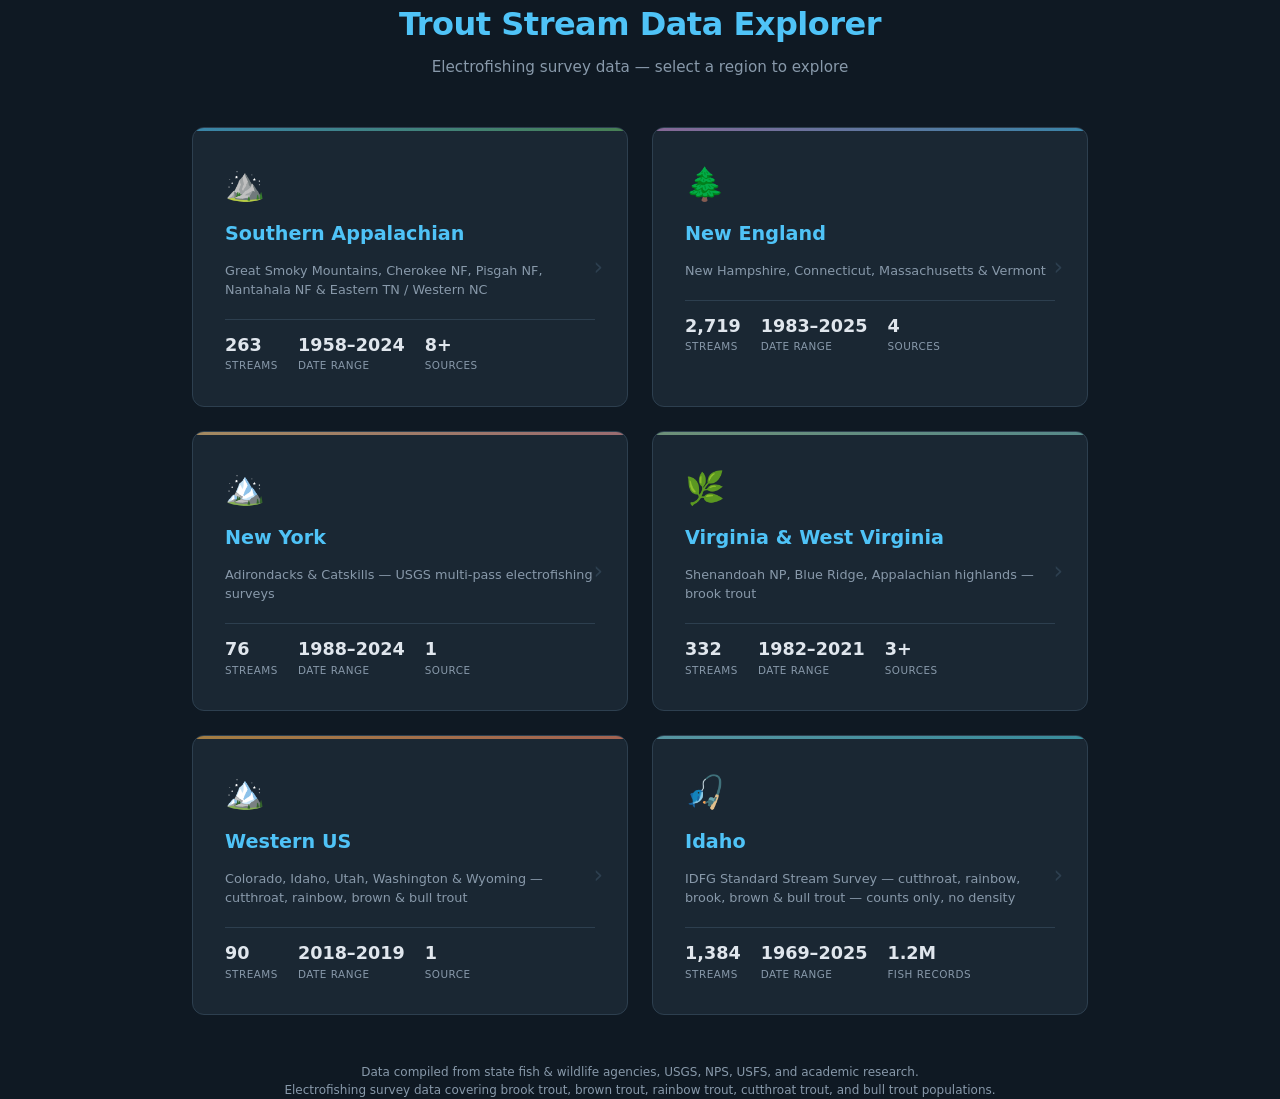
<file: index.html>
<!DOCTYPE html>
<html lang="en">
<head>
    <meta charset="UTF-8">
    <meta name="viewport" content="width=device-width, initial-scale=1.0">
    <title>Trout Stream Data Explorer</title>
    <link rel="stylesheet" href="style.css" />
    <style>
        .portal-body {
            min-height: 100vh;
            display: flex;
            flex-direction: column;
            align-items: center;
            justify-content: center;
            background: var(--bg);
        }

        .portal-header {
            text-align: center;
            margin-bottom: 3rem;
        }

        .portal-header h1 {
            font-size: 2rem;
            font-weight: 700;
            color: var(--accent);
            letter-spacing: -0.5px;
            margin-bottom: 0.5rem;
        }

        .portal-header p {
            color: var(--text-dim);
            font-size: 0.95rem;
        }

        .region-grid {
            display: grid;
            grid-template-columns: 1fr 1fr;
            gap: 1.5rem;
            max-width: 960px;
            width: 100%;
            padding: 0 2rem;
        }

        .region-card {
            background: var(--bg-card);
            border: 1px solid var(--border);
            border-radius: 12px;
            padding: 2rem;
            text-decoration: none;
            color: var(--text);
            transition: all 0.2s;
            display: flex;
            flex-direction: column;
            gap: 0.75rem;
            position: relative;
            overflow: hidden;
        }

        .region-card::before {
            content: '';
            position: absolute;
            top: 0; left: 0; right: 0;
            height: 3px;
            transition: opacity 0.2s;
            opacity: 0.6;
        }

        .region-card.sa::before {
            background: linear-gradient(90deg, #4fc3f7, #66bb6a);
        }

        .region-card.ne::before {
            background: linear-gradient(90deg, #ce93d8, #4fc3f7);
        }

        .region-card.ny::before {
            background: linear-gradient(90deg, #ffcc80, #ef9a9a);
        }

        .region-card.va::before {
            background: linear-gradient(90deg, #a5d6a7, #80cbc4);
        }

        .region-card.west::before {
            background: linear-gradient(90deg, #ffb74d, #ff8a65);
        }

        .region-card.idaho::before {
            background: linear-gradient(90deg, #80deea, #4dd0e1);
        }

        .region-card:hover {
            border-color: var(--accent);
            transform: translateY(-2px);
            box-shadow: 0 8px 24px rgba(0,0,0,0.3);
        }

        .region-card:hover::before {
            opacity: 1;
        }

        .region-card .region-icon {
            font-size: 2rem;
        }

        .region-card h2 {
            font-size: 1.2rem;
            font-weight: 700;
            color: var(--accent);
        }

        .region-card .region-sub {
            font-size: 0.8rem;
            color: var(--text-dim);
            line-height: 1.5;
        }

        .region-card .region-stats {
            display: flex;
            gap: 1.25rem;
            margin-top: 0.5rem;
            padding-top: 0.75rem;
            border-top: 1px solid var(--border);
        }

        .region-stat {
            display: flex;
            flex-direction: column;
        }

        .region-stat .val {
            font-size: 1.1rem;
            font-weight: 700;
            color: var(--text);
        }

        .region-stat .lbl {
            font-size: 0.65rem;
            color: var(--text-dim);
            text-transform: uppercase;
            letter-spacing: 0.5px;
        }

        .region-card .arrow {
            position: absolute;
            right: 1.5rem;
            top: 50%;
            transform: translateY(-50%);
            color: var(--border);
            font-size: 1.5rem;
            transition: all 0.2s;
        }

        .region-card:hover .arrow {
            color: var(--accent);
            right: 1.25rem;
        }

        .region-card.coming-soon {
            opacity: 0.6;
            cursor: not-allowed;
            pointer-events: none;
        }

        .coming-soon-badge {
            display: inline-block;
            font-size: 0.6rem;
            background: rgba(255, 167, 38, 0.15);
            color: var(--orange);
            padding: 0.15rem 0.5rem;
            border-radius: 4px;
            text-transform: uppercase;
            letter-spacing: 1px;
            font-weight: 700;
            vertical-align: middle;
            margin-left: 0.5rem;
        }

        .portal-footer {
            margin-top: 3rem;
            color: var(--text-dim);
            font-size: 0.75rem;
            text-align: center;
        }

        @media (max-width: 600px) {
            .region-grid { grid-template-columns: 1fr; }
            .portal-header h1 { font-size: 1.4rem; }
        }
    </style>
</head>
<body class="portal-body">
    <div class="portal-header">
        <h1>Trout Stream Data Explorer</h1>
        <p>Electrofishing survey data — select a region to explore</p>
    </div>

    <div class="region-grid">
        <a href="southern_appalachian.html" class="region-card sa">
            <div class="region-icon">⛰️</div>
            <h2>Southern Appalachian</h2>
            <p class="region-sub">Great Smoky Mountains, Cherokee NF, Pisgah NF, Nantahala NF &amp; Eastern TN / Western NC</p>
            <div class="region-stats">
                <div class="region-stat">
                    <span class="val" id="sa-streams">263</span>
                    <span class="lbl">Streams</span>
                </div>
                <div class="region-stat">
                    <span class="val">1958–2024</span>
                    <span class="lbl">Date Range</span>
                </div>
                <div class="region-stat">
                    <span class="val">8+</span>
                    <span class="lbl">Sources</span>
                </div>
            </div>
            <span class="arrow">›</span>
        </a>

        <a href="new_england.html" class="region-card ne">
            <div class="region-icon">🌲</div>
            <h2>New England</h2>
            <p class="region-sub">New Hampshire, Connecticut, Massachusetts &amp; Vermont</p>
            <div class="region-stats">
                <div class="region-stat">
                    <span class="val">2,719</span>
                    <span class="lbl">Streams</span>
                </div>
                <div class="region-stat">
                    <span class="val">1983–2025</span>
                    <span class="lbl">Date Range</span>
                </div>
                <div class="region-stat">
                    <span class="val">4</span>
                    <span class="lbl">Sources</span>
                </div>
            </div>
            <span class="arrow">›</span>
        </a>

        <a href="new_york.html" class="region-card ny">
            <div class="region-icon">🏔️</div>
            <h2>New York</h2>
            <p class="region-sub">Adirondacks &amp; Catskills — USGS multi-pass electrofishing surveys</p>
            <div class="region-stats">
                <div class="region-stat">
                    <span class="val">76</span>
                    <span class="lbl">Streams</span>
                </div>
                <div class="region-stat">
                    <span class="val">1988–2024</span>
                    <span class="lbl">Date Range</span>
                </div>
                <div class="region-stat">
                    <span class="val">1</span>
                    <span class="lbl">Source</span>
                </div>
            </div>
            <span class="arrow">›</span>
        </a>

        <a href="virginia_wv.html" class="region-card va">
            <div class="region-icon">🌿</div>
            <h2>Virginia &amp; West Virginia</h2>
            <p class="region-sub">Shenandoah NP, Blue Ridge, Appalachian highlands — brook trout</p>
            <div class="region-stats">
                <div class="region-stat">
                    <span class="val">332</span>
                    <span class="lbl">Streams</span>
                </div>
                <div class="region-stat">
                    <span class="val">1982–2021</span>
                    <span class="lbl">Date Range</span>
                </div>
                <div class="region-stat">
                    <span class="val">3+</span>
                    <span class="lbl">Sources</span>
                </div>
            </div>
            <span class="arrow">›</span>
        </a>
        <a href="western_us.html" class="region-card west">
            <div class="region-icon">🏔️</div>
            <h2>Western US</h2>
            <p class="region-sub">Colorado, Idaho, Utah, Washington &amp; Wyoming — cutthroat, rainbow, brown &amp; bull trout</p>
            <div class="region-stats">
                <div class="region-stat">
                    <span class="val">90</span>
                    <span class="lbl">Streams</span>
                </div>
                <div class="region-stat">
                    <span class="val">2018–2019</span>
                    <span class="lbl">Date Range</span>
                </div>
                <div class="region-stat">
                    <span class="val">1</span>
                    <span class="lbl">Source</span>
                </div>
            </div>
            <span class="arrow">›</span>
        </a>

        <a href="idaho.html" class="region-card idaho">
            <div class="region-icon">🎣</div>
            <h2>Idaho</h2>
            <p class="region-sub">IDFG Standard Stream Survey — cutthroat, rainbow, brook, brown &amp; bull trout — counts only, no density</p>
            <div class="region-stats">
                <div class="region-stat">
                    <span class="val">1,384</span>
                    <span class="lbl">Streams</span>
                </div>
                <div class="region-stat">
                    <span class="val">1969–2025</span>
                    <span class="lbl">Date Range</span>
                </div>
                <div class="region-stat">
                    <span class="val">1.2M</span>
                    <span class="lbl">Fish Records</span>
                </div>
            </div>
            <span class="arrow">›</span>
        </a>
    </div>

    <p class="portal-footer">Data compiled from state fish &amp; wildlife agencies, USGS, NPS, USFS, and academic research.<br>Electrofishing survey data covering brook trout, brown trout, rainbow trout, cutthroat trout, and bull trout populations.</p>
</body>
</html>
</file>
<file: style.css>
:root {
    --bg: #0f1923;
    --bg-card: #1a2733;
    --bg-hover: #243342;
    --border: #2d3f4f;
    --text: #e0e6ed;
    --text-dim: #8899aa;
    --accent: #4fc3f7;
    --accent-hover: #81d4fa;
    --green: #66bb6a;
    --orange: #ffa726;
    --red: #ef5350;
    --gold: #ffd54f;
    --radius: 8px;
}

* { margin: 0; padding: 0; box-sizing: border-box; }

body {
    font-family: 'Segoe UI', system-ui, -apple-system, sans-serif;
    background: var(--bg);
    color: var(--text);
    line-height: 1.5;
}

header {
    background: linear-gradient(160deg, #0d2118 0%, #0f1923 55%, #111e2b 100%);
    border-top: 3px solid var(--accent);
    border-bottom: 1px solid var(--border);
    padding: 1.2rem 2rem 1.4rem;
}

.back-link {
    display: inline-flex;
    align-items: center;
    gap: 0.25rem;
    color: var(--text-dim);
    text-decoration: none;
    font-size: 0.7rem;
    font-weight: 500;
    letter-spacing: 0.6px;
    text-transform: uppercase;
    margin-bottom: 0.7rem;
    padding: 0.2rem 0.65rem 0.2rem 0.5rem;
    border: 1px solid var(--border);
    border-radius: 20px;
    background: rgba(255,255,255,0.03);
    transition: all 0.2s;
}

.back-link:hover {
    color: var(--accent);
    border-color: var(--accent);
    background: rgba(79, 195, 247, 0.07);
}

.header-content h1 {
    display: flex;
    flex-direction: column;
    gap: 0.05rem;
    margin-bottom: 0.35rem;
}

.header-region {
    font-size: 2rem;
    font-weight: 800;
    color: #ffffff;
    letter-spacing: -1px;
    line-height: 1.1;
}

.header-tagline {
    font-size: 0.8rem;
    font-weight: 500;
    color: var(--accent);
    letter-spacing: 1.5px;
    text-transform: uppercase;
}

.subtitle {
    color: var(--text-dim);
    font-size: 0.8rem;
    margin-top: 0.1rem;
    max-width: 680px;
}

main {
    max-width: 1600px;
    margin: 0 auto;
    padding: 1rem 1.5rem;
}

/* Stats Bar */
.stats-bar {
    display: flex;
    gap: 1rem;
    margin-bottom: 1rem;
}

.stat {
    background: var(--bg-card);
    border: 1px solid var(--border);
    border-radius: var(--radius);
    padding: 0.75rem 1.25rem;
    flex: 1;
    text-align: center;
}

.stat-value {
    display: block;
    font-size: 1.5rem;
    font-weight: 700;
    color: var(--accent);
}

.stat-label {
    font-size: 0.75rem;
    color: var(--text-dim);
    text-transform: uppercase;
    letter-spacing: 1px;
}

/* Controls */
.controls {
    display: flex;
    gap: 0.75rem;
    margin-bottom: 1rem;
    flex-wrap: wrap;
    align-items: flex-end;
}

.filter-group {
    display: flex;
    flex-direction: column;
    gap: 0.25rem;
}

.filter-group label {
    font-size: 0.7rem;
    color: var(--text-dim);
    text-transform: uppercase;
    letter-spacing: 0.5px;
}

.filter-group select,
.filter-group input {
    background: var(--bg-card);
    border: 1px solid var(--border);
    color: var(--text);
    padding: 0.5rem 0.75rem;
    border-radius: var(--radius);
    font-size: 0.85rem;
    min-width: 120px;
    max-width: 150px;
}

.filter-group input[type="number"] {
    width: 80px;
    min-width: 80px;
}

.filter-group input[type="range"] {
    -webkit-appearance: none;
    appearance: none;
    min-width: 110px;
    max-width: 140px;
    width: 120px;
    height: 4px;
    border-radius: 2px;
    background: var(--border);
    border: none;
    padding: 0;
    margin-top: 0.4rem;
    cursor: pointer;
}
.filter-group input[type="range"]::-webkit-slider-thumb {
    -webkit-appearance: none;
    width: 14px;
    height: 14px;
    border-radius: 50%;
    background: var(--accent);
    cursor: pointer;
}
.filter-group input[type="range"]::-moz-range-thumb {
    width: 14px;
    height: 14px;
    border-radius: 50%;
    background: var(--accent);
    border: none;
    cursor: pointer;
}
.slider-value {
    font-size: 0.75rem;
    color: var(--accent);
    font-weight: 600;
    margin-top: 0.2rem;
}

.filter-group select:focus,
.filter-group input:focus {
    outline: none;
    border-color: var(--accent);
}

.toggle-switch {
    position: relative;
    display: inline-block;
    width: 72px;
    height: 34px;
    cursor: pointer;
    user-select: none;
}

.toggle-switch input {
    opacity: 0;
    width: 0;
    height: 0;
    position: absolute;
}

.toggle-slider {
    position: absolute;
    inset: 0;
    background: var(--bg-card);
    border: 1px solid var(--border);
    border-radius: var(--radius);
    transition: all 0.2s;
}

.toggle-slider::before {
    content: '';
    position: absolute;
    height: 22px;
    width: 22px;
    left: 5px;
    bottom: 5px;
    background: var(--text-dim);
    border-radius: 4px;
    transition: all 0.2s;
}

.toggle-switch input:checked + .toggle-slider {
    border-color: var(--orange);
}

.toggle-switch input:checked + .toggle-slider::before {
    transform: translateX(36px);
    background: var(--orange);
}

.toggle-text-off,
.toggle-text-on {
    position: absolute;
    top: 50%;
    transform: translateY(-50%);
    font-size: 0.65rem;
    font-weight: 600;
    text-transform: uppercase;
    letter-spacing: 0.5px;
    pointer-events: none;
    transition: opacity 0.2s;
}

.toggle-text-off {
    right: 8px;
    color: var(--text-dim);
}

.toggle-text-on {
    left: 8px;
    color: var(--orange);
    opacity: 0;
}

.toggle-switch input:checked ~ .toggle-text-off { opacity: 0; }
.toggle-switch input:checked ~ .toggle-text-on { opacity: 1; }

.btn-reset {
    background: transparent;
    border: 1px solid var(--border);
    color: var(--text-dim);
    padding: 0.5rem 1rem;
    border-radius: var(--radius);
    cursor: pointer;
    font-size: 0.85rem;
    transition: all 0.2s;
}

.btn-reset:hover {
    border-color: var(--accent);
    color: var(--accent);
}

/* Content Grid */
.content-grid {
    display: grid;
    grid-template-columns: minmax(0, 2fr) minmax(0, 3fr);
    gap: 1rem;
    margin-bottom: 1rem;
}

/* Map */
.map-container {
    background: var(--bg-card);
    border: 1px solid var(--border);
    border-radius: var(--radius);
    overflow: hidden;
    height: 500px;
}

#map {
    height: 500px;
    width: 100%;
}

.leaflet-control-layers {
    background: var(--bg-card) !important;
    border: 1px solid var(--border) !important;
    border-radius: var(--radius) !important;
    color: var(--text) !important;
}

.leaflet-control-layers label {
    color: var(--text) !important;
}

.leaflet-control-layers-separator {
    border-top-color: var(--border) !important;
}

.homebase-marker {
    width: 28px;
    height: 28px;
    display: flex;
    align-items: center;
    justify-content: center;
    font-size: 20px;
    color: #ffd54f;
    text-shadow: 0 0 6px rgba(0,0,0,0.8), 0 1px 3px rgba(0,0,0,0.9);
    filter: drop-shadow(0 0 4px rgba(255, 213, 79, 0.6));
    cursor: default;
}

.map-legend {
    background: var(--bg-card);
    border: 1px solid var(--border);
    border-radius: var(--radius);
    padding: 8px 10px;
    min-width: 160px;
    font-size: 11px;
    color: var(--text);
    box-shadow: 0 2px 8px rgba(0,0,0,0.4);
}

.map-legend .legend-title {
    font-size: 10px;
    font-weight: 600;
    color: var(--text-muted);
    text-align: center;
    margin-bottom: 5px;
    text-transform: uppercase;
    letter-spacing: 0.5px;
}

.map-legend .legend-bar {
    height: 10px;
    border-radius: 5px;
    background: linear-gradient(to right,
        hsl(0,90%,52%),
        hsl(67,90%,52%),
        hsl(135,90%,52%),
        hsl(202,90%,52%),
        hsl(270,90%,52%));
    margin-bottom: 4px;
}

.map-legend .legend-ticks {
    display: flex;
    justify-content: space-between;
    color: var(--text-muted);
    font-size: 10px;
}

.leaflet-popup-content-wrapper {
    background: var(--bg-card) !important;
    color: var(--text) !important;
    border: 1px solid var(--border) !important;
    border-radius: var(--radius) !important;
}

.leaflet-popup-tip {
    background: var(--bg-card) !important;
}

.popup-stream {
    font-weight: 700;
    color: var(--accent);
    font-size: 1rem;
    margin-bottom: 0.25rem;
}

.popup-region {
    color: var(--text-dim);
    font-size: 0.8rem;
    margin-bottom: 0.5rem;
}

.popup-stat {
    display: flex;
    justify-content: space-between;
    padding: 0.15rem 0;
    font-size: 0.85rem;
}

.popup-stat .label { color: var(--text-dim); }
.popup-stat .value { font-weight: 600; }

/* Table */
.table-container {
    background: var(--bg-card);
    border: 1px solid var(--border);
    border-radius: var(--radius);
    display: flex;
    flex-direction: column;
}

.table-header {
    display: flex;
    justify-content: space-between;
    align-items: center;
    padding: 0.75rem 1rem;
    border-bottom: 1px solid var(--border);
}

.table-header h2 {
    font-size: 1rem;
    font-weight: 600;
}

.table-header #filteredCount {
    color: var(--text-dim);
    font-weight: 400;
    font-size: 0.85rem;
}

.btn-export {
    background: transparent;
    border: 1px solid var(--border);
    color: var(--text-dim);
    padding: 0.35rem 0.75rem;
    border-radius: var(--radius);
    cursor: pointer;
    font-size: 0.8rem;
    transition: all 0.2s;
}

.btn-export:hover {
    border-color: var(--green);
    color: var(--green);
}

.table-wrapper {
    overflow-y: auto;
    max-height: 450px;
    flex: 1;
}

table {
    width: 100%;
    border-collapse: collapse;
    font-size: 0.8rem;
}

thead {
    position: sticky;
    top: 0;
    z-index: 10;
}

th {
    background: #15202b;
    color: var(--text-dim);
    padding: 0.5rem 0.5rem;
    text-align: left;
    font-weight: 600;
    font-size: 0.75rem;
    text-transform: uppercase;
    letter-spacing: 0.5px;
    cursor: pointer;
    white-space: nowrap;
    border-bottom: 2px solid var(--border);
    user-select: none;
}

th:hover {
    color: var(--accent);
}

th.active {
    color: var(--accent);
}

th.active.asc::after { content: ' \25B2'; }
th.active.desc::after { content: ' \25BC'; }

td {
    padding: 0.4rem 0.5rem;
    border-bottom: 1px solid #1e2d3d;
    white-space: nowrap;
}

/* Truncate long stream names and region names */
#dataTable td:nth-child(2) {
    max-width: 130px;
    overflow: hidden;
    text-overflow: ellipsis;
}

#dataTable td:nth-child(4) {
    max-width: 90px;
    overflow: hidden;
    text-overflow: ellipsis;
}

tr:hover td {
    background: var(--bg-hover);
}

tr.highlighted td {
    background: rgba(79, 195, 247, 0.1);
    border-bottom-color: rgba(79, 195, 247, 0.2);
}

tr { cursor: pointer; }

/* Density coloring */
.density-high { color: var(--green); font-weight: 700; }
.density-med { color: var(--orange); font-weight: 600; }
.density-low { color: var(--text-dim); }

/* Estimated density styling */
.density-est { font-style: italic; opacity: 0.75; }

.est-badge {
    display: inline-block;
    font-size: 0.75rem;
    font-weight: 700;
    color: var(--orange);
    margin-right: 1px;
    font-style: normal;
}

.est-badge-detail {
    display: inline-block;
    font-size: 0.55rem;
    background: rgba(255, 167, 38, 0.15);
    color: var(--orange);
    padding: 0.1rem 0.35rem;
    border-radius: 3px;
    vertical-align: middle;
    font-style: normal;
    text-transform: uppercase;
    letter-spacing: 0.5px;
}

.rank-badge {
    display: inline-flex;
    align-items: center;
    justify-content: center;
    width: 24px;
    height: 24px;
    border-radius: 50%;
    font-size: 0.7rem;
    font-weight: 700;
}

.rank-gold { background: rgba(255, 213, 79, 0.2); color: var(--gold); }
.rank-silver { background: rgba(176, 190, 197, 0.2); color: #b0bec5; }
.rank-bronze { background: rgba(255, 167, 38, 0.15); color: var(--orange); }

/* Stream Detail Panel */
.stream-detail {
    background: var(--bg-card);
    border: 1px solid var(--accent);
    border-radius: var(--radius);
    margin-bottom: 1rem;
    overflow: hidden;
}

.detail-header {
    display: flex;
    justify-content: space-between;
    align-items: center;
    padding: 0.75rem 1rem;
    background: rgba(79, 195, 247, 0.05);
    border-bottom: 1px solid var(--border);
}

.detail-header h2 {
    color: var(--accent);
    font-size: 1.1rem;
}

.btn-close {
    background: none;
    border: none;
    color: var(--text-dim);
    font-size: 1.5rem;
    cursor: pointer;
    padding: 0 0.5rem;
}

.btn-close:hover { color: var(--text); }

.detail-body {
    padding: 1rem;
}

.detail-stats {
    display: grid;
    grid-template-columns: repeat(auto-fill, minmax(160px, 1fr));
    gap: 0.75rem;
    margin-bottom: 0.75rem;
}

.detail-stat {
    background: var(--bg);
    border-radius: var(--radius);
    padding: 0.6rem 0.8rem;
}

.detail-stat .label {
    font-size: 0.7rem;
    color: var(--text-dim);
    text-transform: uppercase;
}

.detail-stat .value {
    font-size: 1.1rem;
    font-weight: 700;
    color: var(--accent);
}

.detail-sites {
    margin-bottom: 0.75rem;
}

.samples-table {
    width: 100%;
    border-collapse: collapse;
    font-size: 0.8rem;
}

.samples-table th {
    background: var(--bg);
    color: var(--text-dim);
    text-transform: uppercase;
    font-size: 0.7rem;
    padding: 0.35rem 0.6rem;
    text-align: left;
    border-bottom: 1px solid var(--border);
}

.samples-table td {
    padding: 0.3rem 0.6rem;
    border-bottom: 1px solid var(--border);
}

.samples-table tr:last-child td {
    border-bottom: none;
}

.samples-table tr:hover td {
    background: var(--bg-light);
}

.samples-heading-row {
    display: flex;
    align-items: center;
    justify-content: space-between;
    margin: 0 0 0.5rem;
}

.btn-expand-samples {
    background: none;
    border: 1px solid var(--border);
    border-radius: 4px;
    color: var(--text-dim);
    cursor: pointer;
    padding: 0.2rem 0.4rem;
    font-size: 0.75rem;
    line-height: 1;
    display: flex;
    align-items: center;
    gap: 0.3rem;
}

.btn-expand-samples:hover {
    border-color: var(--accent);
    color: var(--accent);
}

/* Samples modal */
.samples-modal-overlay {
    display: none;
    position: fixed;
    inset: 0;
    background: rgba(0,0,0,0.75);
    z-index: 2000;
    align-items: center;
    justify-content: center;
}

.samples-modal-overlay.open {
    display: flex;
}

.samples-modal {
    background: var(--bg-card);
    border-radius: var(--radius);
    border: 1px solid var(--border);
    width: 92vw;
    max-width: 1100px;
    max-height: 88vh;
    display: flex;
    flex-direction: column;
    overflow: hidden;
}

.samples-modal-header {
    display: flex;
    align-items: center;
    justify-content: space-between;
    padding: 0.85rem 1.2rem;
    border-bottom: 1px solid var(--border);
    flex-shrink: 0;
}

.samples-modal-header h2 {
    font-size: 1rem;
    margin: 0;
}

.samples-modal-body {
    overflow-y: auto;
    flex: 1;
    padding: 1rem 1.2rem;
}

.samples-modal .samples-table {
    font-size: 0.85rem;
}

.samples-modal .samples-table th,
.samples-modal .samples-table td {
    padding: 0.45rem 0.8rem;
}

.sites-heading {
    font-size: 0.85rem;
    color: var(--text);
    margin-bottom: 0.5rem;
    font-weight: 600;
}

.sites-table {
    width: 100%;
    border-collapse: collapse;
    font-size: 0.78rem;
    margin-bottom: 0.5rem;
}

.sites-table th {
    background: var(--bg);
    cursor: default;
    border-bottom: 1px solid var(--border);
    padding: 0.35rem 0.5rem;
    font-size: 0.68rem;
}

.sites-table td {
    padding: 0.35rem 0.5rem;
    border-bottom: 1px solid rgba(45, 63, 79, 0.5);
}

.site-row {
    cursor: pointer;
}

.site-row:hover td {
    background: var(--bg-hover);
}

.coord-cell {
    font-family: monospace;
    font-size: 0.7rem;
    color: var(--text-dim);
}

.site-row-nocoord td {
    cursor: default;
}

.sites-note {
    font-size: 0.7rem;
    color: var(--text-dim);
    font-style: italic;
    margin-top: 0.25rem;
}

.best-site-tag {
    display: inline-block;
    font-size: 0.55rem;
    font-weight: 700;
    background: rgba(102, 187, 106, 0.15);
    color: var(--green);
    padding: 0.1rem 0.35rem;
    border-radius: 3px;
    letter-spacing: 0.5px;
}

.detail-notes {
    color: var(--text-dim);
    font-size: 0.85rem;
    font-style: italic;
}

/* Sources Section */
.sources-section {
    margin-top: 2rem;
}

.sources-section h2 {
    font-size: 1.1rem;
    margin-bottom: 0.75rem;
    color: var(--text);
}

.sources-grid {
    display: grid;
    grid-template-columns: repeat(auto-fill, minmax(300px, 1fr));
    gap: 0.75rem;
}

.source-card {
    background: var(--bg-card);
    border: 1px solid var(--border);
    border-radius: var(--radius);
    padding: 0.75rem 1rem;
}

.source-card h3 {
    font-size: 0.85rem;
    color: var(--accent);
    margin-bottom: 0.25rem;
}

.source-card p {
    font-size: 0.75rem;
    color: var(--text-dim);
}

.source-card a {
    color: var(--accent);
    text-decoration: none;
    font-size: 0.75rem;
}

.source-card a:hover { text-decoration: underline; }

/* Footer */
footer {
    border-top: 1px solid var(--border);
    padding: 1.5rem 2rem;
    text-align: center;
    color: var(--text-dim);
    font-size: 0.8rem;
    margin-top: 2rem;
}

.footer-note {
    margin-top: 0.5rem;
    font-style: italic;
    font-size: 0.75rem;
}

/* Responsive */
@media (max-width: 1200px) {
    .content-grid {
        grid-template-columns: 1fr;
    }
    .map-container {
        height: 400px;
    }
    #map {
        height: 400px;
    }
}

@media (max-width: 768px) {
    .stats-bar { flex-wrap: wrap; }
    .stat { flex: 1 1 calc(50% - 0.5rem); }
    .controls { flex-direction: column; }
    .filter-group select,
    .filter-group input { min-width: 100%; }
    header { padding: 1rem 1rem 1.2rem; }
    .header-region { font-size: 1.5rem; }
    .back-link { margin-bottom: 0.5rem; }
    main { padding: 0.75rem; }
}

/* Scrollbar styling */
.table-wrapper::-webkit-scrollbar {
    width: 6px;
}

.table-wrapper::-webkit-scrollbar-track {
    background: var(--bg);
}

.table-wrapper::-webkit-scrollbar-thumb {
    background: var(--border);
    border-radius: 3px;
}

.table-wrapper::-webkit-scrollbar-thumb:hover {
    background: var(--text-dim);
}

/* ── Size histogram ──────────────────────────────────────────────────────── */
.size-hist {
    margin-top: 1rem;
    padding: 0.75rem 1rem;
    background: rgba(255,255,255,0.03);
    border: 1px solid var(--border);
    border-radius: var(--radius);
}

.size-hist-title {
    font-size: 0.75rem;
    color: var(--text-dim);
    text-transform: uppercase;
    letter-spacing: 0.5px;
    margin-bottom: 0.6rem;
}

.size-hist-row {
    display: flex;
    align-items: center;
    gap: 0.5rem;
    margin-bottom: 0.3rem;
}

.size-hist-label {
    font-size: 0.75rem;
    color: var(--text-dim);
    width: 3.2rem;
    flex-shrink: 0;
    text-align: right;
}

.size-hist-bar-wrap {
    flex: 1;
    height: 10px;
    background: rgba(255,255,255,0.05);
    border-radius: 3px;
    overflow: hidden;
}

.size-hist-bar {
    height: 100%;
    background: var(--border);
    border-radius: 3px;
    transition: width 0.3s;
}

.size-hist-bar.quality {
    background: var(--accent);
}

.size-hist-pct {
    font-size: 0.72rem;
    color: var(--text-dim);
    width: 2.5rem;
    flex-shrink: 0;
}

/* ── Checkbox filter toggle ──────────────────────────────────────────────── */
.checkbox-filter {
    display: flex;
    align-items: center;
    gap: 0.5rem;
    font-size: 0.85rem;
    color: var(--text);
    cursor: pointer;
    user-select: none;
    background: var(--bg-card);
    border: 1px solid var(--border);
    border-radius: var(--radius);
    padding: 0.45rem 0.75rem;
    transition: border-color 0.2s;
}

.checkbox-filter:hover {
    border-color: var(--accent);
}

.checkbox-filter input[type="checkbox"] {
    accent-color: var(--accent);
    width: 15px !important;
    min-width: 15px !important;
    max-width: 15px !important;
    height: 15px;
    flex-shrink: 0;
    cursor: pointer;
    padding: 0;
    background: none;
    border: none;
}

/* ── Multi-select checkbox dropdown ──────────────────────────────────────── */
.multi-select-wrap {
    position: relative;
}

.multi-select-btn {
    width: 100%;
    background: var(--bg-card);
    border: 1px solid var(--border);
    border-radius: var(--radius);
    color: var(--text);
    padding: 0.45rem 0.75rem;
    font-size: 0.9rem;
    text-align: left;
    cursor: pointer;
    white-space: nowrap;
    overflow: hidden;
    text-overflow: ellipsis;
    transition: border-color 0.2s;
}

.multi-select-btn:hover,
.multi-select-btn.open {
    border-color: var(--accent);
    color: var(--accent);
}

.multi-select-panel {
    display: none;
    position: absolute;
    top: calc(100% + 4px);
    left: 0;
    width: max-content;
    min-width: 100%;
    max-height: 280px;
    overflow-y: auto;
    background: var(--bg-card);
    border: 1px solid var(--accent);
    border-radius: var(--radius);
    z-index: 999;
    padding: 0.4rem 0;
    box-shadow: 0 8px 24px rgba(0,0,0,0.4);
}

.multi-select-panel.open {
    display: block;
}

.multi-select-panel label {
    display: flex;
    align-items: center;
    gap: 0.5rem;
    padding: 0.35rem 0.75rem;
    font-size: 0.85rem;
    cursor: pointer;
    color: var(--text);
    transition: background 0.15s;
    text-transform: none;
    letter-spacing: 0;
    white-space: nowrap;
}

.multi-select-panel label:hover {
    background: var(--bg-hover);
}

.multi-select-panel input[type="checkbox"] {
    accent-color: var(--accent);
    width: 14px;
    height: 14px;
    flex-shrink: 0;
}

.multi-select-panel .ms-divider {
    border: none;
    border-top: 1px solid var(--border);
    margin: 0.3rem 0;
}
</file>
